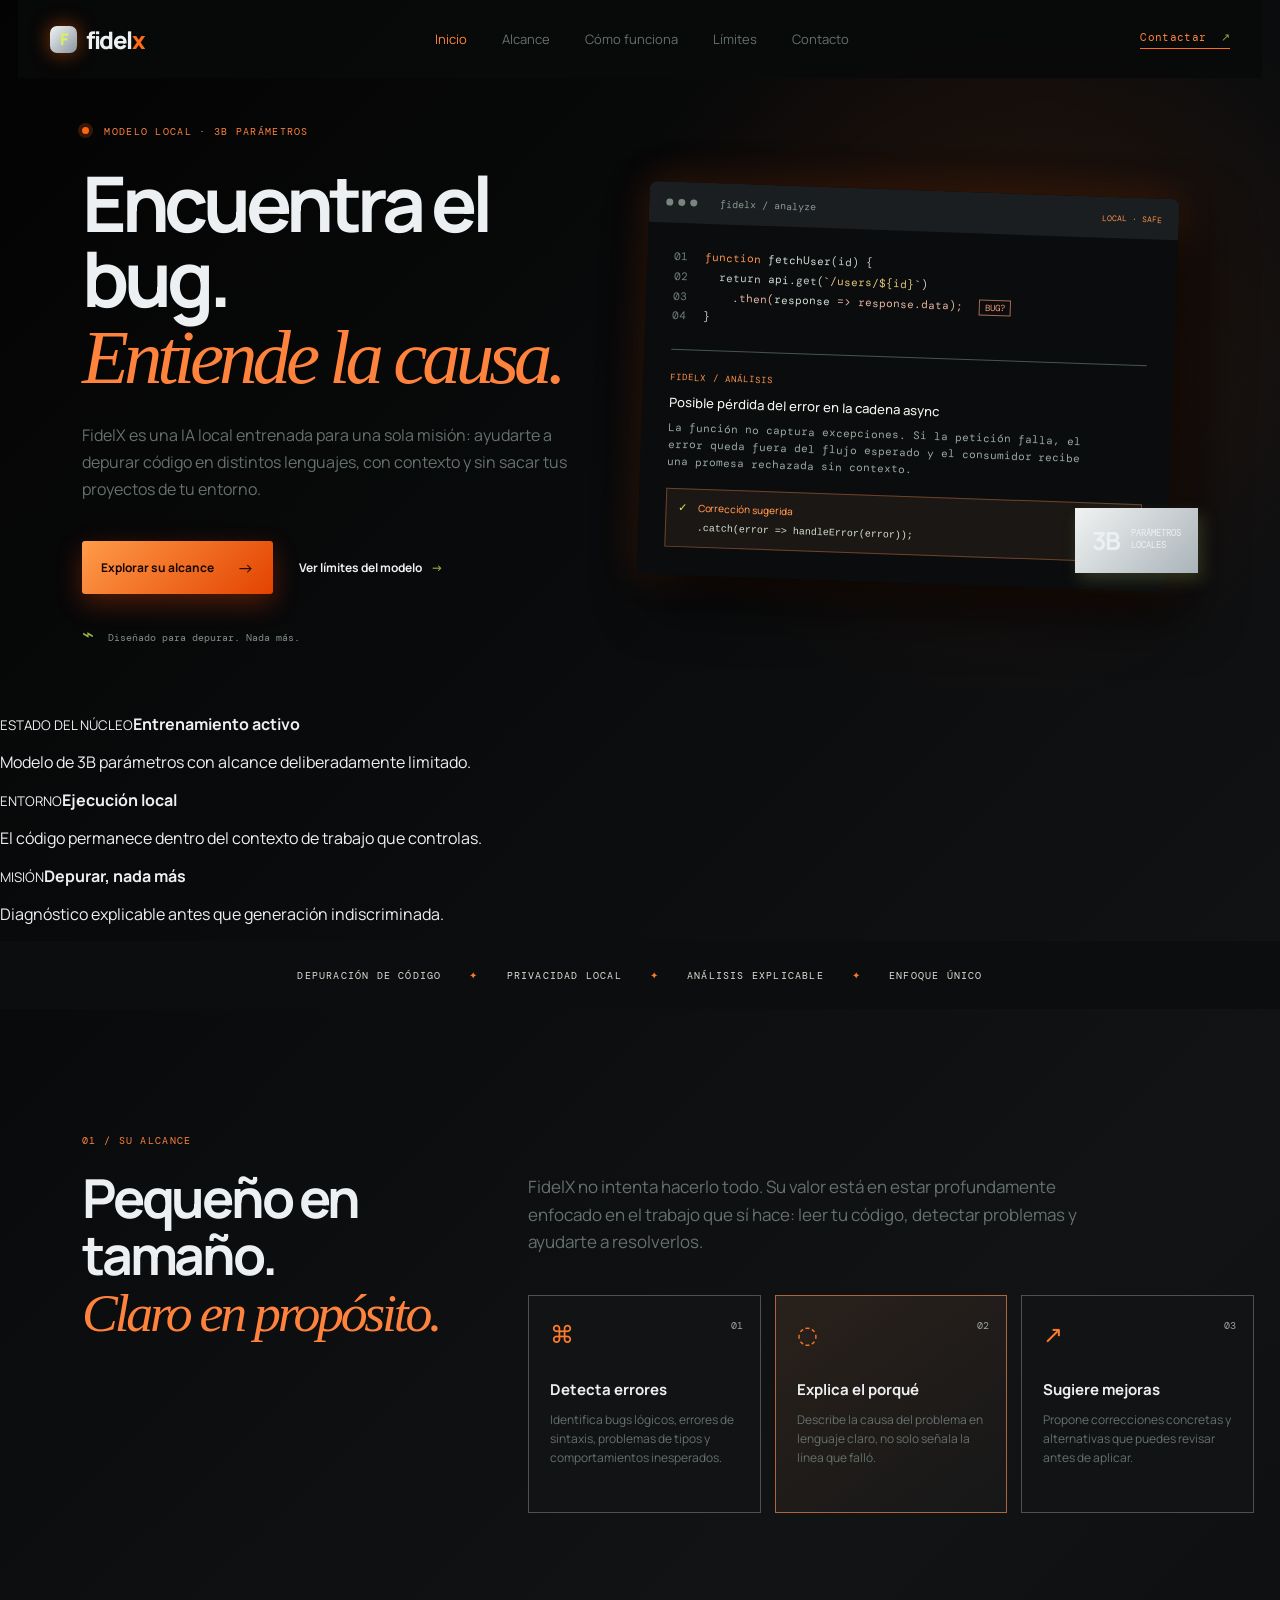
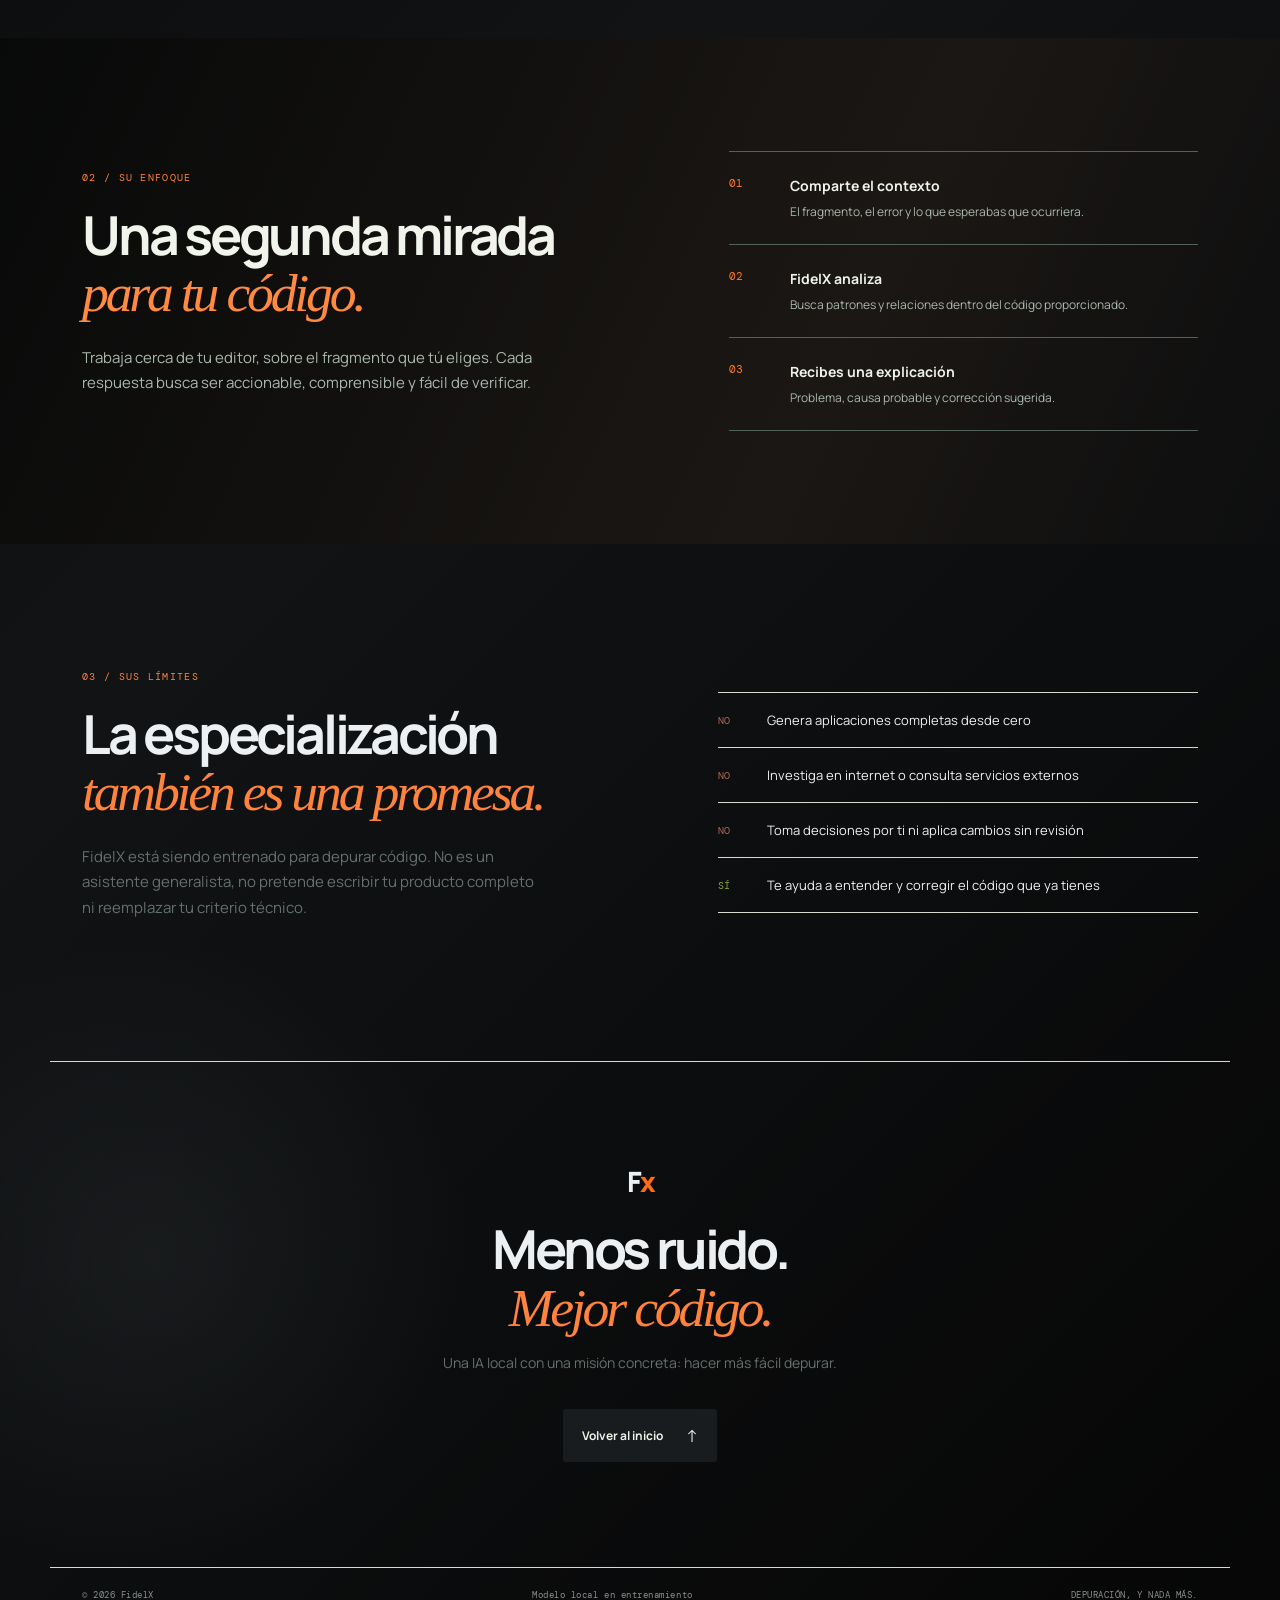
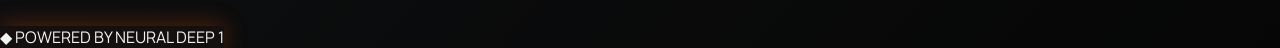
<file: webai/index.html>
<!doctype html>
<html lang="es">
  <head>
    <meta charset="UTF-8" />
    <meta name="viewport" content="width=device-width, initial-scale=1.0" />
    <meta name="description" content="FidelX: modelo local de IA de 3B especializado exclusivamente en depuración de código." />
    <title>FidelX — Depuración local, precisa y enfocada</title>
    <link rel="preconnect" href="https://fonts.googleapis.com" />
    <link rel="preconnect" href="https://fonts.gstatic.com" crossorigin />
    <link href="https://fonts.googleapis.com/css2?family=DM+Mono:wght@400;500&family=Manrope:wght@400;500;600;700;800&display=swap" rel="stylesheet" />
    <link rel="stylesheet" href="styles.css?v=neural-lava-1" />
    <link rel="stylesheet" href="lava.css?v=neural-lava-1" />
  </head>
  <body>
    <header class="site-header">
      <a class="brand" href="#inicio" aria-label="FidelX, inicio">
        <span class="brand-mark">F</span>
        <span>fidel<span>x</span></span>
      </a>
      <nav class="nav" aria-label="Navegación principal">
        <a class="active" href="index.html">Inicio</a>
        <a href="alcance.html">Alcance</a>
        <a href="proceso.html">Cómo funciona</a>
        <a href="limites.html">Límites</a>
        <a href="contacto.html">Contacto</a>
      </nav>
      <a class="header-cta" href="contacto.html">Contactar <span>↗</span></a>
    </header>

    <main id="inicio">
      <section class="hero section-shell">
        <div class="hero-copy">
          <div class="eyebrow"><span class="pulse"></span> Modelo local · 3B parámetros</div>
          <h1>Encuentra el bug.<br /><em>Entiende la causa.</em></h1>
          <p class="hero-text">FidelX es una IA local entrenada para una sola misión: ayudarte a depurar código en distintos lenguajes, con contexto y sin sacar tus proyectos de tu entorno.</p>
          <div class="hero-actions">
            <a class="button button-primary" href="alcance.html">Explorar su alcance <span>→</span></a>
            <a class="text-link" href="limites.html">Ver límites del modelo <span>→</span></a>
          </div>
          <div class="hero-note"><span>⌁</span> Diseñado para depurar. Nada más.</div>
        </div>
        <div class="hero-visual" aria-label="Vista de una sesión de depuración de FidelX">
          <div class="glow"></div>
          <div class="terminal-window">
            <div class="terminal-top"><div class="window-dots"><i></i><i></i><i></i></div><span>fidelx / analyze</span><span class="secure">LOCAL · SAFE</span></div>
            <div class="terminal-body">
              <div class="code-line muted"><span>01</span> <b>function</b> <strong>fetchUser</strong>(id) {</div>
              <div class="code-line"><span>02</span> &nbsp;&nbsp;return <strong>api</strong>.get(<mark>`/users/${id}`</mark>)</div>
              <div class="code-line issue"><span>03</span> &nbsp;&nbsp;&nbsp;&nbsp;.then(<strong>response</strong> =&gt; response.data); <span class="issue-tag">BUG?</span></div>
              <div class="code-line"><span>04</span> }</div>
              <div class="divider"></div>
              <div class="analysis-label">FIDELX / ANÁLISIS</div>
              <p class="analysis-title">Posible pérdida del error en la cadena async</p>
              <p class="analysis-copy">La función no captura excepciones. Si la petición falla, el error queda fuera del flujo esperado y el consumidor recibe una promesa rechazada sin contexto.</p>
              <div class="fix"><span class="fix-icon">✓</span><span><b>Corrección sugerida</b><br /><code>.catch(error =&gt; handleError(error));</code></span></div>
            </div>
          </div>
          <div class="floating-stat"><strong>3B</strong><span>parámetros<br />locales</span></div>
        </div>
      </section>

      <section class="system-panel" aria-label="Estado actual del modelo">
        <article><small>ESTADO DEL NÚCLEO</small><b>Entrenamiento <span>activo</span></b><p>Modelo de 3B parámetros con alcance deliberadamente limitado.</p></article>
        <article><small>ENTORNO</small><b>Ejecución <span>local</span></b><p>El código permanece dentro del contexto de trabajo que controlas.</p></article>
        <article><small>MISIÓN</small><b>Depurar, <span>nada más</span></b><p>Diagnóstico explicable antes que generación indiscriminada.</p></article>
      </section>
      <section class="ticker" aria-label="Características principales">
        <span>DEPURACIÓN DE CÓDIGO</span><i>✦</i><span>PRIVACIDAD LOCAL</span><i>✦</i><span>ANÁLISIS EXPLICABLE</span><i>✦</i><span>ENFOQUE ÚNICO</span>
      </section>

      <section class="scope section-shell" id="alcance">
        <div class="section-intro"><div class="eyebrow">01 / Su alcance</div><h2>Pequeño en tamaño.<br /><em>Claro en propósito.</em></h2></div>
        <div class="scope-content"><p class="lead">FidelX no intenta hacerlo todo. Su valor está en estar profundamente enfocado en el trabajo que sí hace: leer tu código, detectar problemas y ayudarte a resolverlos.</p><div class="feature-grid">
          <article class="feature-card"><div class="card-icon">⌘</div><h3>Detecta errores</h3><p>Identifica bugs lógicos, errores de sintaxis, problemas de tipos y comportamientos inesperados.</p><span class="card-index">01</span></article>
          <article class="feature-card featured"><div class="card-icon">◌</div><h3>Explica el porqué</h3><p>Describe la causa del problema en lenguaje claro, no solo señala la línea que falló.</p><span class="card-index">02</span></article>
          <article class="feature-card"><div class="card-icon">↗</div><h3>Sugiere mejoras</h3><p>Propone correcciones concretas y alternativas que puedes revisar antes de aplicar.</p><span class="card-index">03</span></article>
        </div></div>
      </section>

      <section class="flow-section" id="flujo">
        <div class="section-shell flow-grid"><div><div class="eyebrow light">02 / Su enfoque</div><h2>Una segunda mirada<br /><em>para tu código.</em></h2><p>Trabaja cerca de tu editor, sobre el fragmento que tú eliges. Cada respuesta busca ser accionable, comprensible y fácil de verificar.</p></div><div class="steps"><div class="step"><span>01</span><div><h3>Comparte el contexto</h3><p>El fragmento, el error y lo que esperabas que ocurriera.</p></div></div><div class="step"><span>02</span><div><h3>FidelX analiza</h3><p>Busca patrones y relaciones dentro del código proporcionado.</p></div></div><div class="step"><span>03</span><div><h3>Recibes una explicación</h3><p>Problema, causa probable y corrección sugerida.</p></div></div></div></div>
      </section>

      <section class="limits section-shell" id="limites"><div class="limits-copy"><div class="eyebrow">03 / Sus límites</div><h2>La especialización<br /><em>también es una promesa.</em></h2><p>FidelX está siendo entrenado para depurar código. No es un asistente generalista, no pretende escribir tu producto completo ni reemplazar tu criterio técnico.</p></div><div class="limits-list"><div><span>NO</span><p>Genera aplicaciones completas desde cero</p></div><div><span>NO</span><p>Investiga en internet o consulta servicios externos</p></div><div><span>NO</span><p>Toma decisiones por ti ni aplica cambios sin revisión</p></div><div class="yes"><span>SÍ</span><p>Te ayuda a entender y corregir el código que ya tienes</p></div></div></section>

      <section class="closing section-shell"><div class="closing-mark">F<span>x</span></div><h2>Menos ruido.<br /><em>Mejor código.</em></h2><p>Una IA local con una misión concreta: hacer más fácil depurar.</p><a class="button button-dark" href="#inicio">Volver al inicio <span>↑</span></a></section>
    </main>
    <footer class="footer section-shell"><span>© 2026 FidelX</span><span>Modelo local en entrenamiento</span><span>DEPURACIÓN, Y NADA MÁS.</span></footer>
    <script src="script.js"></script>
  </body>
</html>
</file>
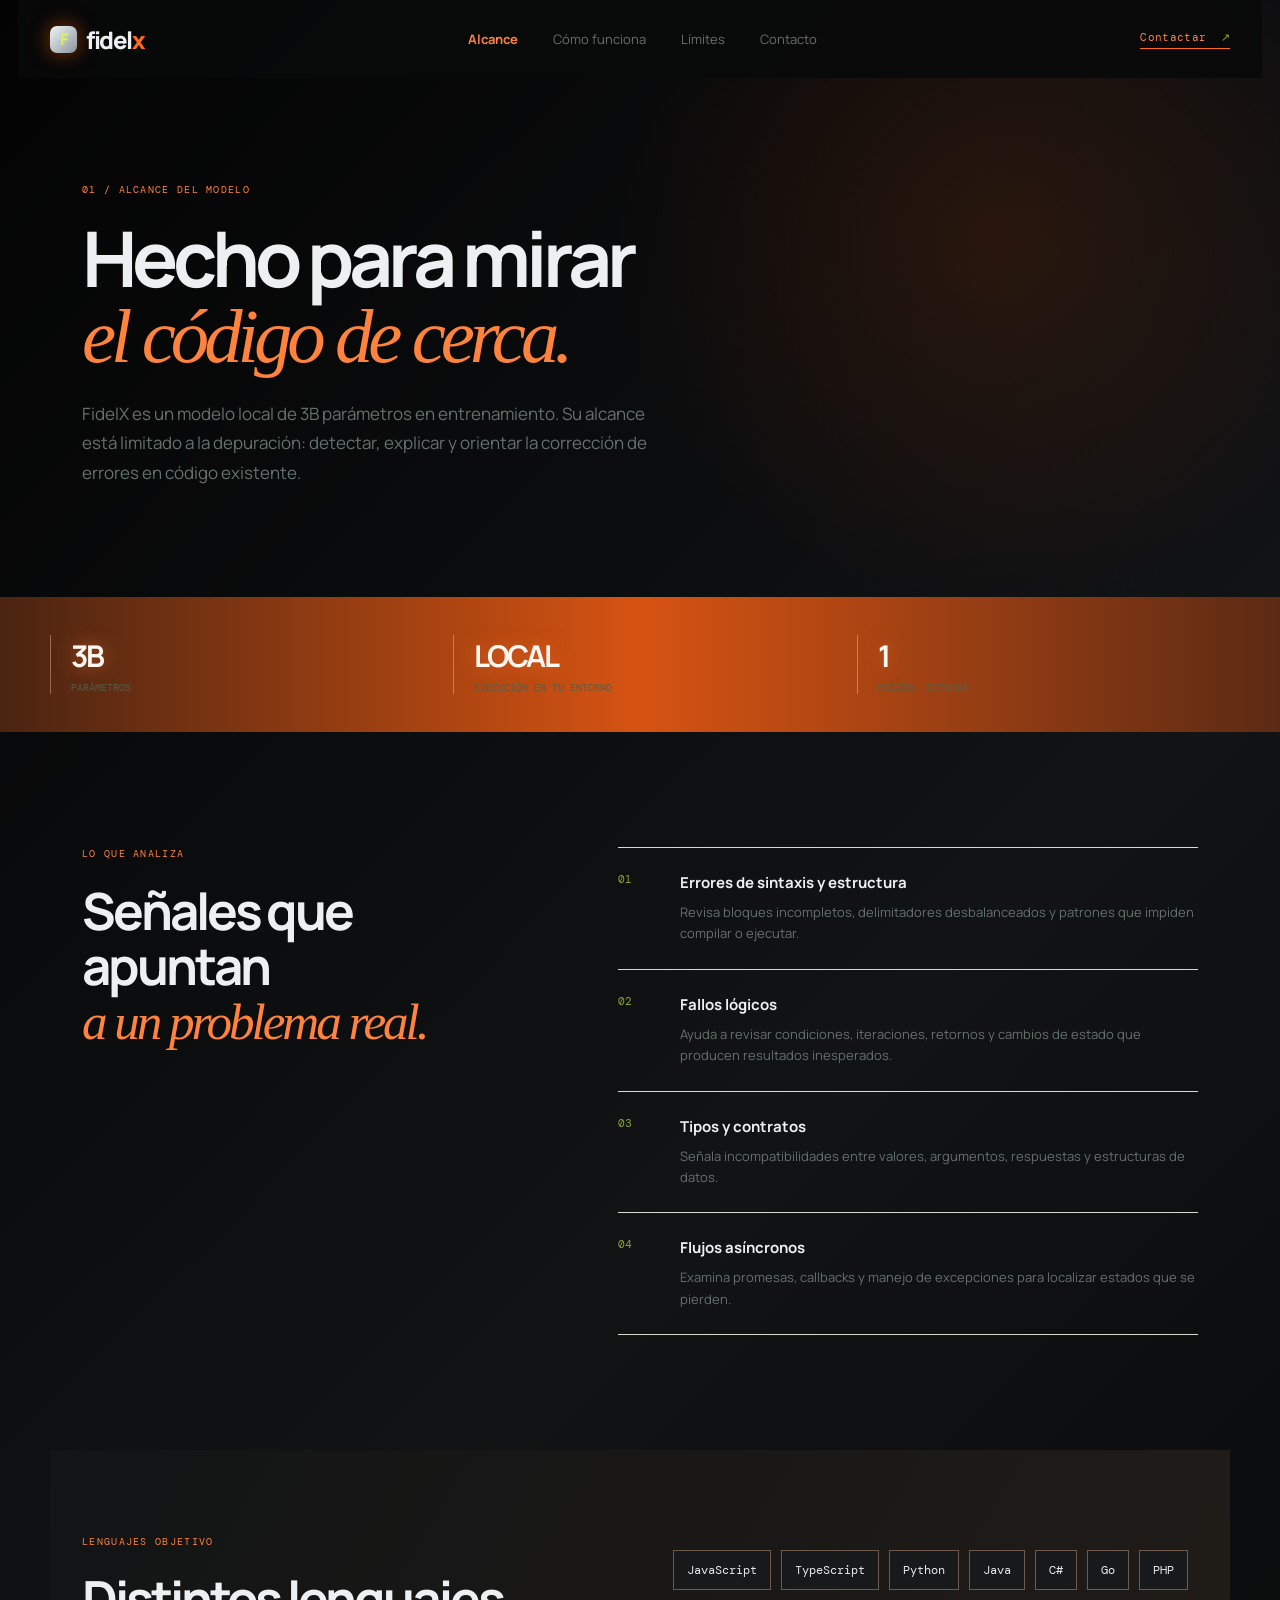
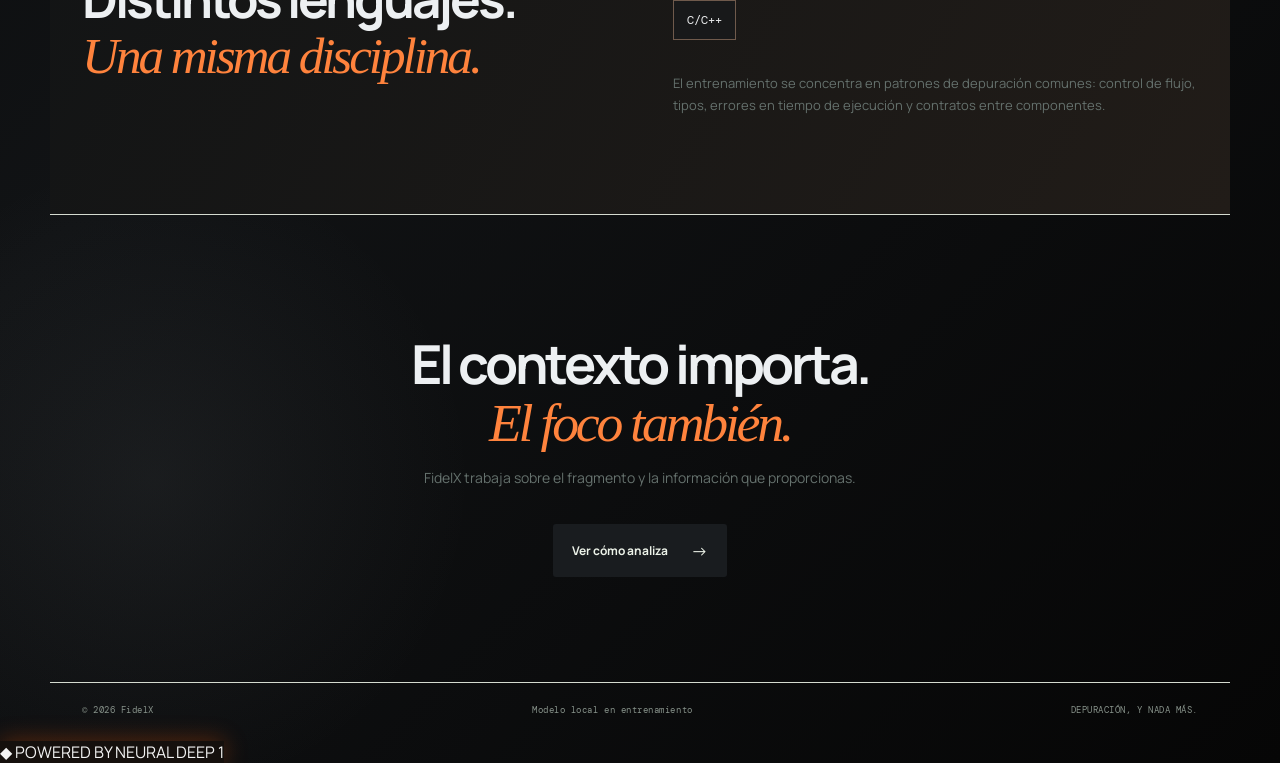
<file: webai/alcance.html>
<!doctype html>
<html lang="es">
  <head>
    <meta charset="UTF-8" />
    <meta name="viewport" content="width=device-width, initial-scale=1" />
    <title>Alcance — FidelX</title>
    <link rel="preconnect" href="https://fonts.googleapis.com" />
    <link rel="preconnect" href="https://fonts.gstatic.com" crossorigin />
    <link href="https://fonts.googleapis.com/css2?family=DM+Mono:wght@400;500&family=Manrope:wght@400;500;600;700;800&display=swap" rel="stylesheet" />
    <link rel="stylesheet" href="styles.css" />
    <link rel="stylesheet" href="site.css" />
    <link rel="stylesheet" href="lava.css?v=neural-lava-1" />
  </head>
  <body>
    <header class="site-header">
      <a class="brand" href="index.html"><span class="brand-mark">F</span><span>fidel<span>x</span></span></a>
      <nav class="nav"><a class="active" href="alcance.html">Alcance</a><a href="proceso.html">Cómo funciona</a><a href="limites.html">Límites</a><a href="contacto.html">Contacto</a></nav>
      <a class="header-cta" href="contacto.html">Contactar <span>↗</span></a>
    </header>
    <main>
      <section class="page-hero section-shell">
        <div class="eyebrow">01 / Alcance del modelo</div>
        <h1>Hecho para mirar<br /><em>el código de cerca.</em></h1>
        <p>FidelX es un modelo local de 3B parámetros en entrenamiento. Su alcance está limitado a la depuración: detectar, explicar y orientar la corrección de errores en código existente.</p>
      </section>
      <section class="detail-band"><div class="section-shell stat-row"><div><strong>3B</strong><span>parámetros</span></div><div><strong>LOCAL</strong><span>ejecución en tu entorno</span></div><div><strong>1</strong><span>misión: depurar</span></div></div></section>
      <section class="detail-section section-shell">
        <div><div class="eyebrow">Lo que analiza</div><h2>Señales que apuntan<br /><em>a un problema real.</em></h2></div>
        <div class="capability-list">
          <article><span>01</span><div><h3>Errores de sintaxis y estructura</h3><p>Revisa bloques incompletos, delimitadores desbalanceados y patrones que impiden compilar o ejecutar.</p></div></article>
          <article><span>02</span><div><h3>Fallos lógicos</h3><p>Ayuda a revisar condiciones, iteraciones, retornos y cambios de estado que producen resultados inesperados.</p></div></article>
          <article><span>03</span><div><h3>Tipos y contratos</h3><p>Señala incompatibilidades entre valores, argumentos, respuestas y estructuras de datos.</p></div></article>
          <article><span>04</span><div><h3>Flujos asíncronos</h3><p>Examina promesas, callbacks y manejo de excepciones para localizar estados que se pierden.</p></div></article>
        </div>
      </section>
      <section class="languages section-shell"><div><div class="eyebrow">Lenguajes objetivo</div><h2>Distintos lenguajes.<br /><em>Una misma disciplina.</em></h2></div><div class="language-tags"><span>JavaScript</span><span>TypeScript</span><span>Python</span><span>Java</span><span>C#</span><span>Go</span><span>PHP</span><span>C/C++</span><p>El entrenamiento se concentra en patrones de depuración comunes: control de flujo, tipos, errores en tiempo de ejecución y contratos entre componentes.</p></div></section>
      <section class="closing section-shell"><h2>El contexto importa.<br /><em>El foco también.</em></h2><p>FidelX trabaja sobre el fragmento y la información que proporcionas.</p><a class="button button-dark" href="proceso.html">Ver cómo analiza <span>→</span></a></section>
    </main>
    <footer class="footer section-shell"><span>© 2026 FidelX</span><span>Modelo local en entrenamiento</span><span>DEPURACIÓN, Y NADA MÁS.</span></footer>
    <script src="script.js"></script>
  </body>
</html>
</file>
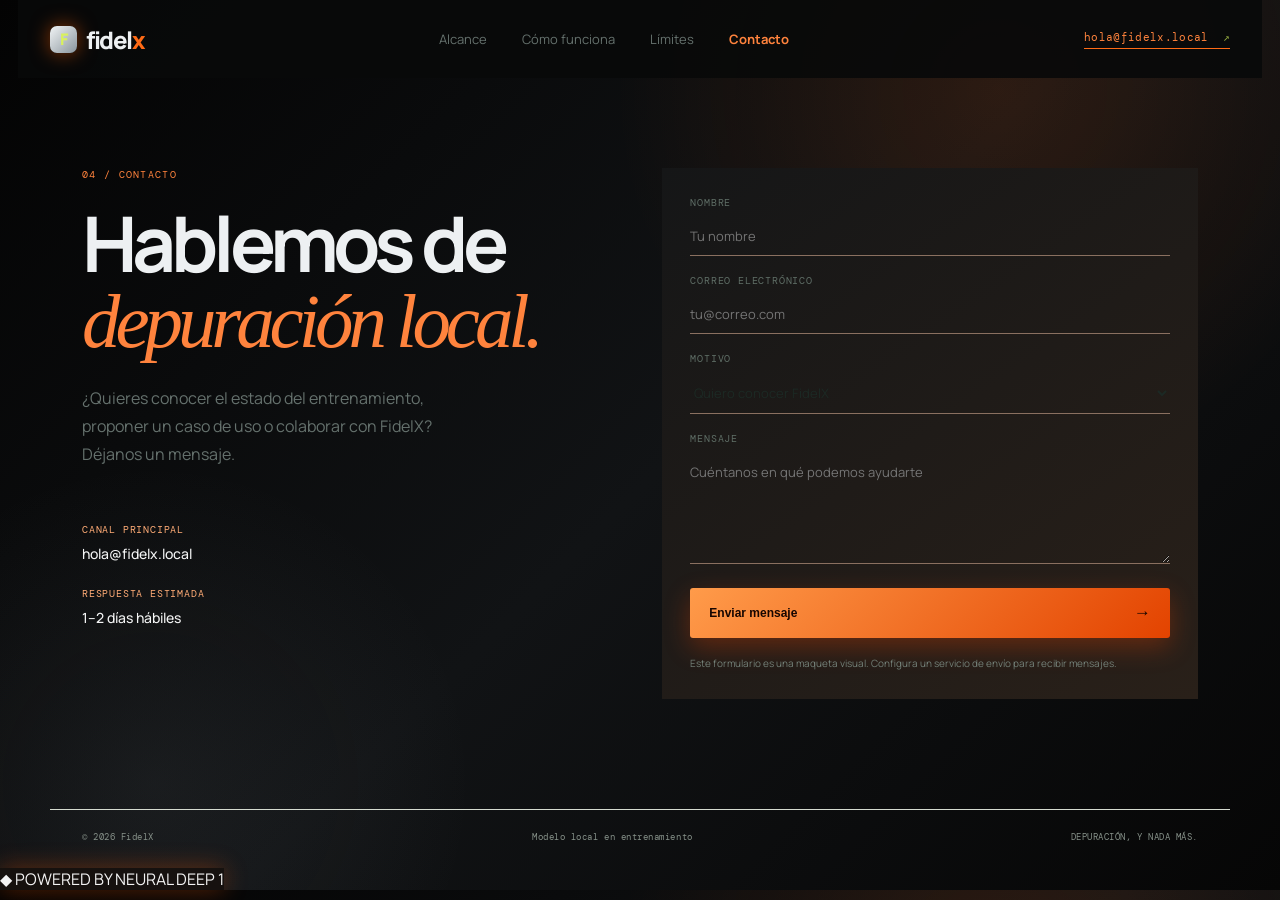
<file: webai/contacto.html>
<!doctype html>
<html lang="es">
  <head>
    <meta charset="UTF-8" />
    <meta name="viewport" content="width=device-width, initial-scale=1" />
    <title>Contacto — FidelX</title>
    <link rel="preconnect" href="https://fonts.googleapis.com" />
    <link rel="preconnect" href="https://fonts.gstatic.com" crossorigin />
    <link href="https://fonts.googleapis.com/css2?family=DM+Mono:wght@400;500&family=Manrope:wght@400;500;600;700;800&display=swap" rel="stylesheet" />
    <link rel="stylesheet" href="styles.css" />
    <link rel="stylesheet" href="site.css" />
    <link rel="stylesheet" href="lava.css?v=neural-lava-1" />
  </head>
  <body>
    <header class="site-header">
      <a class="brand" href="index.html"><span class="brand-mark">F</span><span>fidel<span>x</span></span></a>
      <nav class="nav"><a href="alcance.html">Alcance</a><a href="proceso.html">Cómo funciona</a><a href="limites.html">Límites</a><a class="active" href="contacto.html">Contacto</a></nav>
      <a class="header-cta" href="mailto:hola@fidelx.local">hola@fidelx.local <span>↗</span></a>
    </header>
    <main>
      <section class="contact-wrap section-shell">
        <div class="contact-copy">
          <div class="eyebrow">04 / Contacto</div>
          <h1>Hablemos de<br /><em>depuración local.</em></h1>
          <p>¿Quieres conocer el estado del entrenamiento, proponer un caso de uso o colaborar con FidelX? Déjanos un mensaje.</p>
          <div class="contact-meta"><span>CANAL PRINCIPAL</span><a href="mailto:hola@fidelx.local">hola@fidelx.local</a><span>RESPUESTA ESTIMADA</span><b>1–2 días hábiles</b></div>
        </div>
        <form class="contact-form" action="#" method="post">
          <label>Nombre<input type="text" name="nombre" placeholder="Tu nombre" required /></label>
          <label>Correo electrónico<input type="email" name="correo" placeholder="tu@correo.com" required /></label>
          <label>Motivo<select name="motivo"><option>Quiero conocer FidelX</option><option>Quiero proponer un caso de uso</option><option>Quiero colaborar</option><option>Otro</option></select></label>
          <label>Mensaje<textarea name="mensaje" rows="5" placeholder="Cuéntanos en qué podemos ayudarte" required></textarea></label>
          <button class="button button-primary" type="submit">Enviar mensaje <span>→</span></button>
          <p class="form-note">Este formulario es una maqueta visual. Configura un servicio de envío para recibir mensajes.</p>
        </form>
      </section>
    </main>
    <footer class="footer section-shell"><span>© 2026 FidelX</span><span>Modelo local en entrenamiento</span><span>DEPURACIÓN, Y NADA MÁS.</span></footer>
    <script src="script.js"></script>
  </body>
</html>
</file>
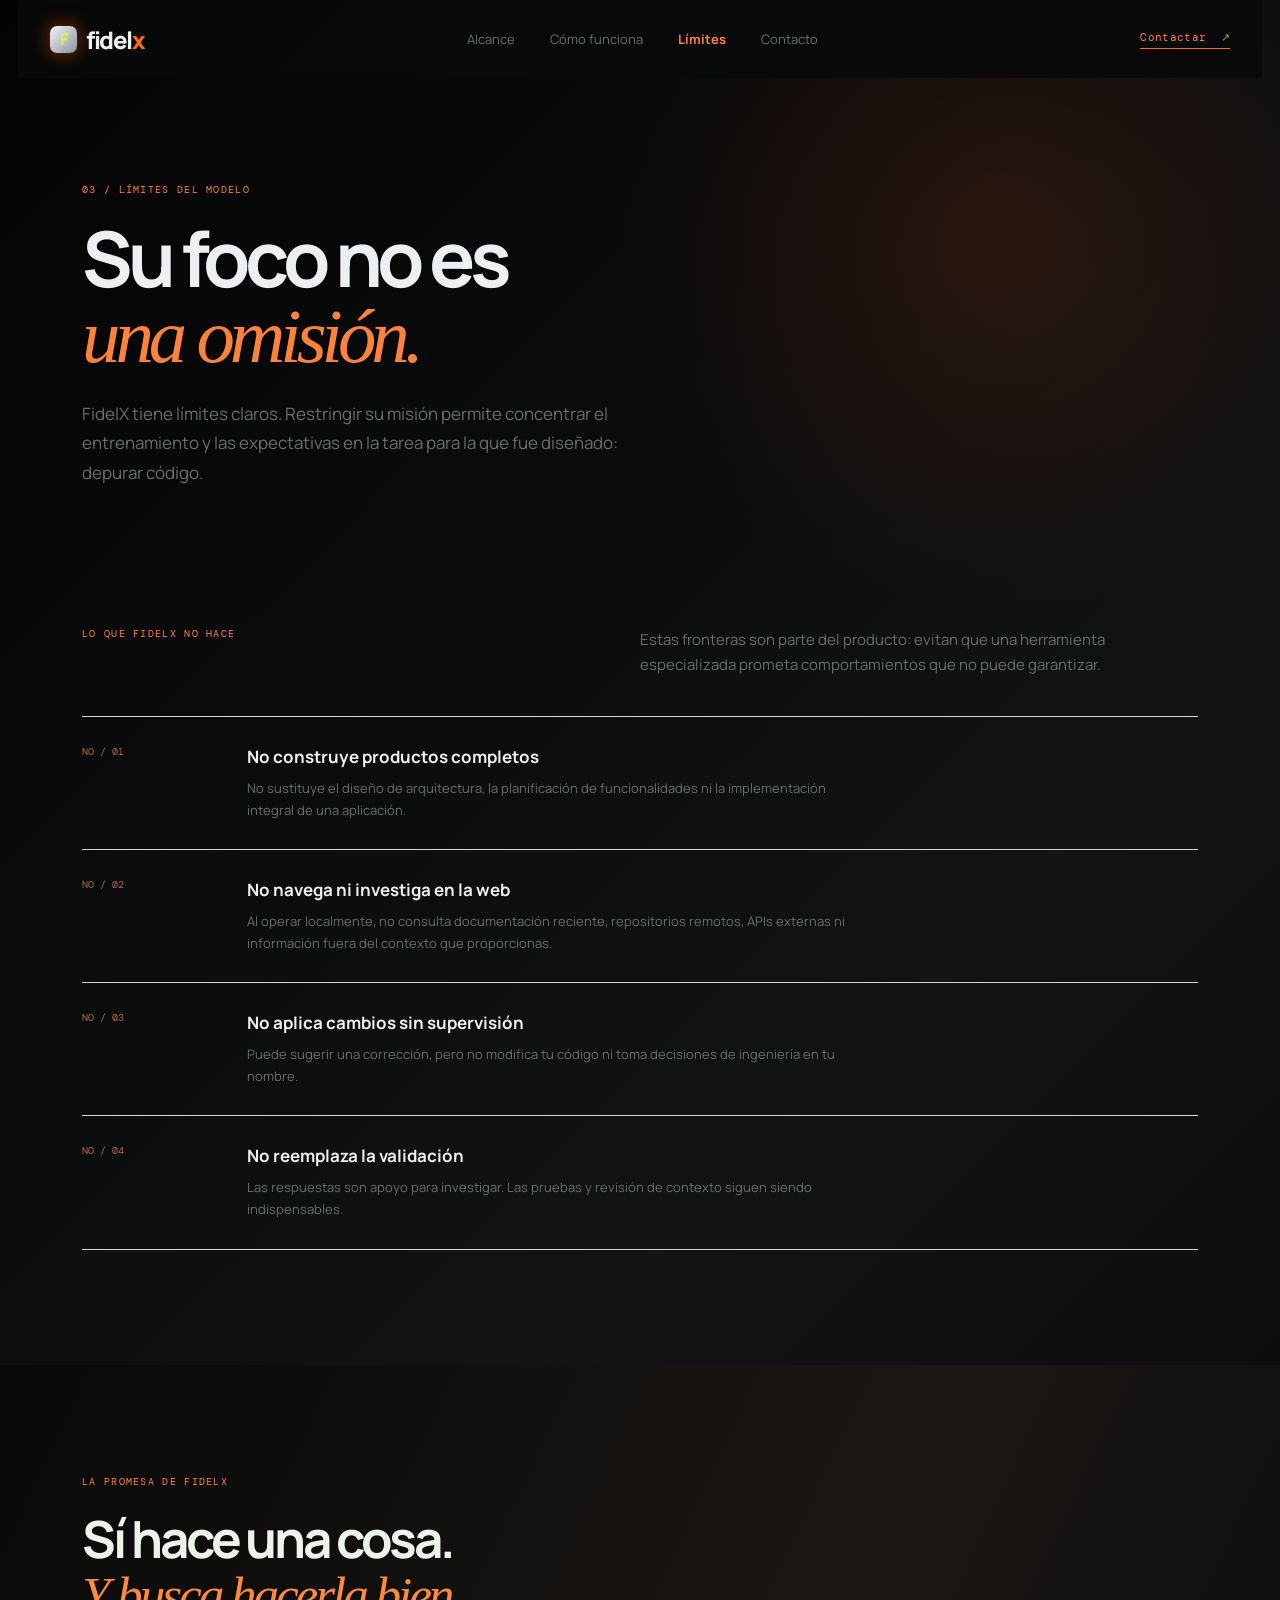
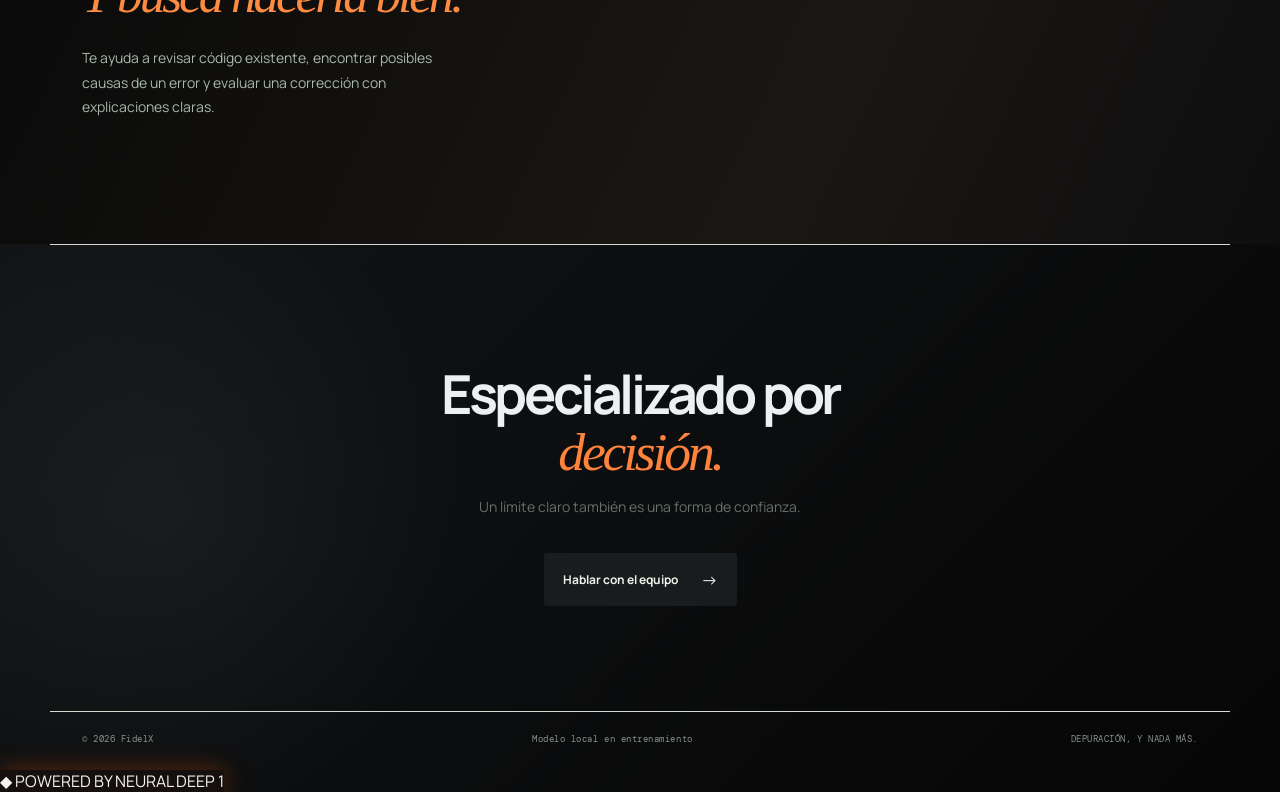
<file: webai/limites.html>
<!doctype html>
<html lang="es">
  <head><meta charset="UTF-8" /><meta name="viewport" content="width=device-width, initial-scale=1" /><title>Límites — FidelX</title><link rel="preconnect" href="https://fonts.googleapis.com" /><link rel="preconnect" href="https://fonts.gstatic.com" crossorigin /><link href="https://fonts.googleapis.com/css2?family=DM+Mono:wght@400;500&family=Manrope:wght@400;500;600;700;800&display=swap" rel="stylesheet" /><link rel="stylesheet" href="styles.css" /><link rel="stylesheet" href="site.css" /><link rel="stylesheet" href="lava.css?v=neural-lava-1" /></head>
  <body>
    <header class="site-header"><a class="brand" href="index.html"><span class="brand-mark">F</span><span>fidel<span>x</span></span></a><nav class="nav"><a href="alcance.html">Alcance</a><a href="proceso.html">Cómo funciona</a><a class="active" href="limites.html">Límites</a><a href="contacto.html">Contacto</a></nav><a class="header-cta" href="contacto.html">Contactar <span>↗</span></a></header>
    <main>
      <section class="page-hero section-shell"><div class="eyebrow">03 / Límites del modelo</div><h1>Su foco no es<br /><em>una omisión.</em></h1><p>FidelX tiene límites claros. Restringir su misión permite concentrar el entrenamiento y las expectativas en la tarea para la que fue diseñado: depurar código.</p></section>
      <section class="limits-detail section-shell"><div class="limits-detail-head"><div class="eyebrow">Lo que FidelX no hace</div><p>Estas fronteras son parte del producto: evitan que una herramienta especializada prometa comportamientos que no puede garantizar.</p></div><div class="limit-rows"><article><span>NO / 01</span><div><h3>No construye productos completos</h3><p>No sustituye el diseño de arquitectura, la planificación de funcionalidades ni la implementación integral de una aplicación.</p></div></article><article><span>NO / 02</span><div><h3>No navega ni investiga en la web</h3><p>Al operar localmente, no consulta documentación reciente, repositorios remotos, APIs externas ni información fuera del contexto que proporcionas.</p></div></article><article><span>NO / 03</span><div><h3>No aplica cambios sin supervisión</h3><p>Puede sugerir una corrección, pero no modifica tu código ni toma decisiones de ingeniería en tu nombre.</p></div></article><article><span>NO / 04</span><div><h3>No reemplaza la validación</h3><p>Las respuestas son apoyo para investigar. Las pruebas y revisión de contexto siguen siendo indispensables.</p></div></article></div></section>
      <section class="promise"><div class="section-shell"><div class="eyebrow light">La promesa de FidelX</div><h2>Sí hace una cosa.<br /><em>Y busca hacerla bien.</em></h2><p>Te ayuda a revisar código existente, encontrar posibles causas de un error y evaluar una corrección con explicaciones claras.</p></div></section>
      <section class="closing section-shell"><h2>Especializado por<br /><em>decisión.</em></h2><p>Un límite claro también es una forma de confianza.</p><a class="button button-dark" href="contacto.html">Hablar con el equipo <span>→</span></a></section>
    </main>
    <footer class="footer section-shell"><span>© 2026 FidelX</span><span>Modelo local en entrenamiento</span><span>DEPURACIÓN, Y NADA MÁS.</span></footer>
    <script src="script.js"></script>
  </body>
</html>
</file>
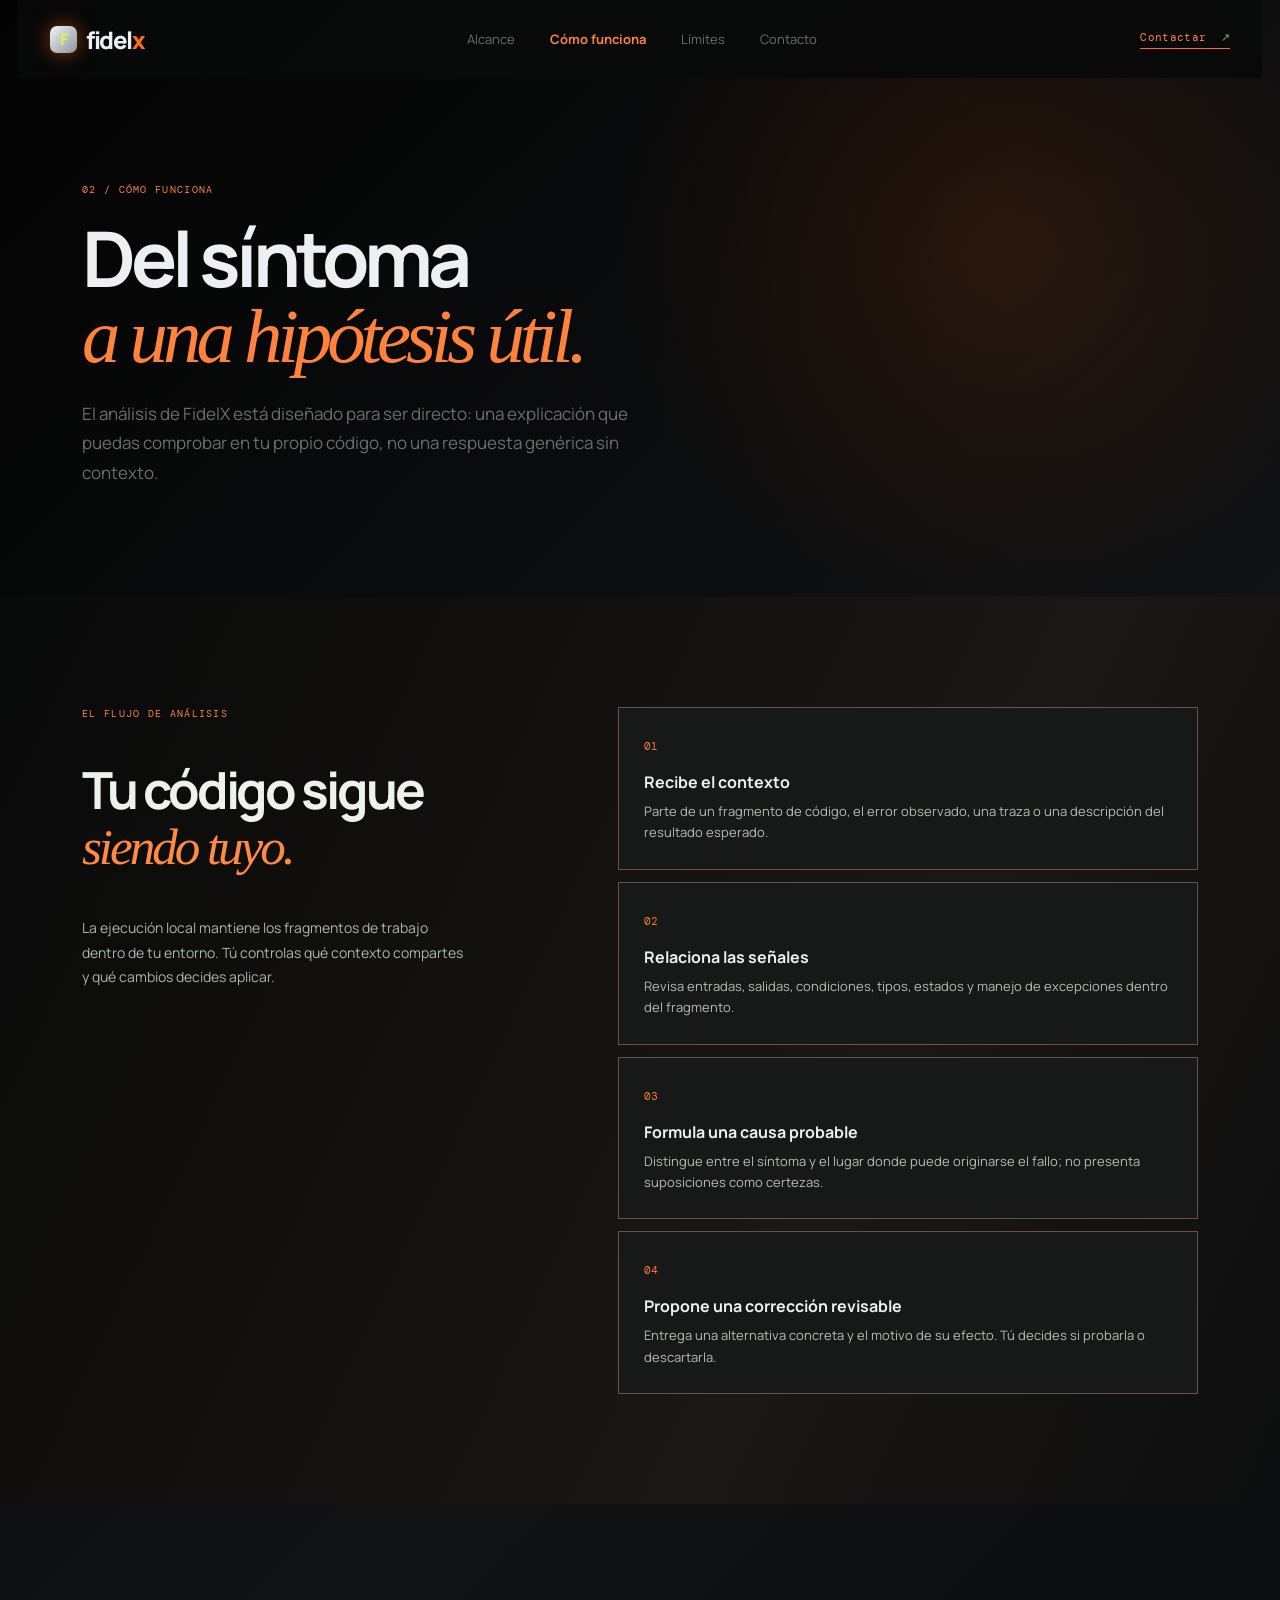
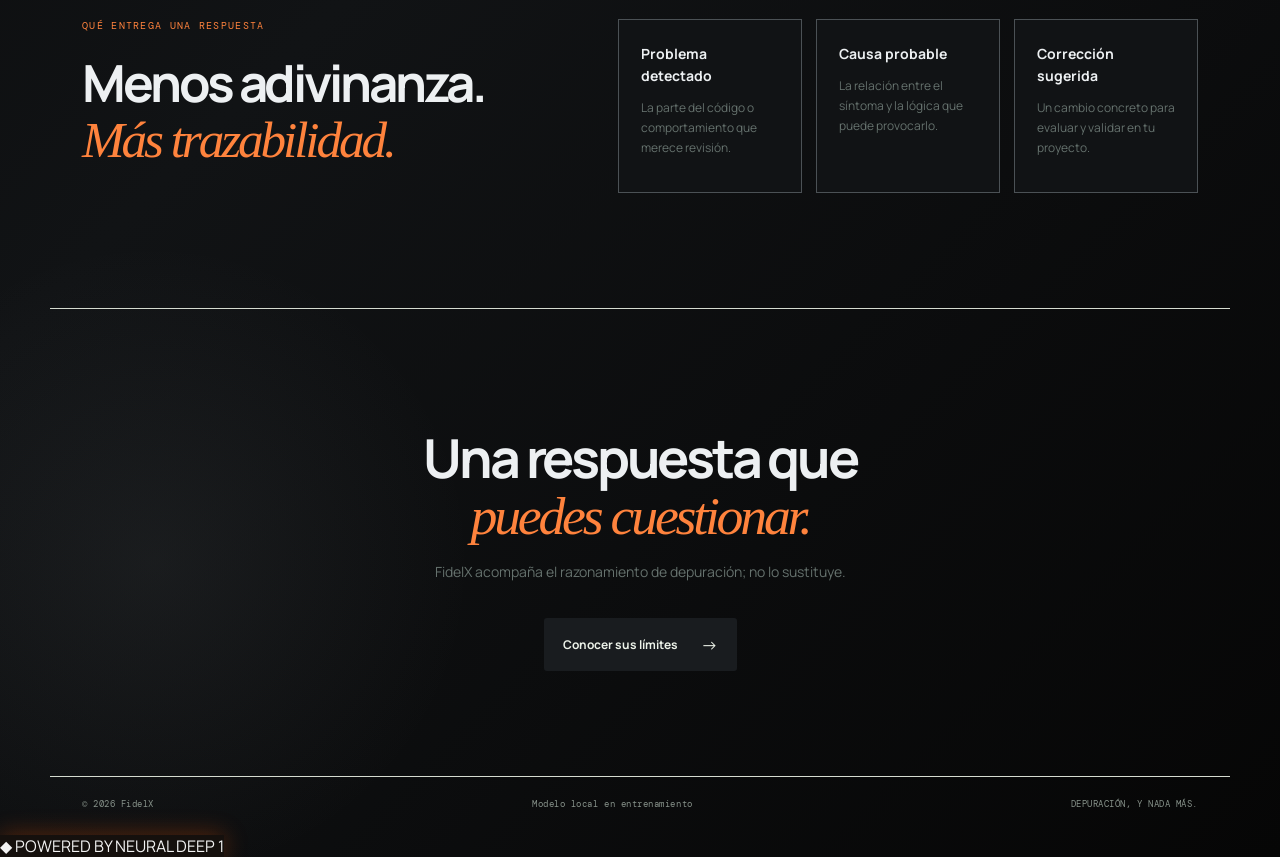
<file: webai/proceso.html>
<!doctype html>
<html lang="es">
  <head>
    <meta charset="UTF-8" />
    <meta name="viewport" content="width=device-width, initial-scale=1" />
    <title>Cómo funciona — FidelX</title>
    <link rel="preconnect" href="https://fonts.googleapis.com" />
    <link rel="preconnect" href="https://fonts.gstatic.com" crossorigin />
    <link href="https://fonts.googleapis.com/css2?family=DM+Mono:wght@400;500&family=Manrope:wght@400;500;600;700;800&display=swap" rel="stylesheet" />
    <link rel="stylesheet" href="styles.css" />
    <link rel="stylesheet" href="site.css" />
    <link rel="stylesheet" href="lava.css?v=neural-lava-1" />
  </head>
  <body>
    <header class="site-header"><a class="brand" href="index.html"><span class="brand-mark">F</span><span>fidel<span>x</span></span></a><nav class="nav"><a href="alcance.html">Alcance</a><a class="active" href="proceso.html">Cómo funciona</a><a href="limites.html">Límites</a><a href="contacto.html">Contacto</a></nav><a class="header-cta" href="contacto.html">Contactar <span>↗</span></a></header>
    <main>
      <section class="page-hero section-shell"><div class="eyebrow">02 / Cómo funciona</div><h1>Del síntoma<br /><em>a una hipótesis útil.</em></h1><p>El análisis de FidelX está diseñado para ser directo: una explicación que puedas comprobar en tu propio código, no una respuesta genérica sin contexto.</p></section>
      <section class="process-dark"><div class="section-shell process-layout"><div class="process-sticky"><div class="eyebrow light">El flujo de análisis</div><h2>Tu código sigue<br /><em>siendo tuyo.</em></h2><p>La ejecución local mantiene los fragmentos de trabajo dentro de tu entorno. Tú controlas qué contexto compartes y qué cambios decides aplicar.</p></div><div class="process-cards"><article><span>01</span><h3>Recibe el contexto</h3><p>Parte de un fragmento de código, el error observado, una traza o una descripción del resultado esperado.</p></article><article><span>02</span><h3>Relaciona las señales</h3><p>Revisa entradas, salidas, condiciones, tipos, estados y manejo de excepciones dentro del fragmento.</p></article><article><span>03</span><h3>Formula una causa probable</h3><p>Distingue entre el síntoma y el lugar donde puede originarse el fallo; no presenta suposiciones como certezas.</p></article><article><span>04</span><h3>Propone una corrección revisable</h3><p>Entrega una alternativa concreta y el motivo de su efecto. Tú decides si probarla o descartarla.</p></article></div></div></section>
      <section class="detail-section section-shell"><div><div class="eyebrow">Qué entrega una respuesta</div><h2>Menos adivinanza.<br /><em>Más trazabilidad.</em></h2></div><div class="response-grid"><article><b>Problema detectado</b><p>La parte del código o comportamiento que merece revisión.</p></article><article><b>Causa probable</b><p>La relación entre el síntoma y la lógica que puede provocarlo.</p></article><article><b>Corrección sugerida</b><p>Un cambio concreto para evaluar y validar en tu proyecto.</p></article></div></section>
      <section class="closing section-shell"><h2>Una respuesta que<br /><em>puedes cuestionar.</em></h2><p>FidelX acompaña el razonamiento de depuración; no lo sustituye.</p><a class="button button-dark" href="limites.html">Conocer sus límites <span>→</span></a></section>
    </main>
    <footer class="footer section-shell"><span>© 2026 FidelX</span><span>Modelo local en entrenamiento</span><span>DEPURACIÓN, Y NADA MÁS.</span></footer>
    <script src="script.js"></script>
  </body>
</html>
</file>
<file: webai/styles.css>
:root{--ink:#18221f;--muted:#65716d;--paper:#f2f4ed;--lime:#d9f15b;--line:#d5dbd0;--dark:#1c2924;--mono:'DM Mono',monospace}*{box-sizing:border-box}html{scroll-behavior:smooth}body{margin:0;background:var(--paper);color:var(--ink);font-family:'Manrope',sans-serif}a{color:inherit;text-decoration:none}.section-shell{max-width:1180px;margin:auto;padding-left:32px;padding-right:32px}.site-header{height:78px;display:flex;align-items:center;justify-content:space-between;max-width:1244px;margin:auto;padding:0 32px}.brand{font-weight:800;font-size:24px;letter-spacing:-1.5px;display:flex;align-items:center;gap:9px}.brand>span:last-child span,.closing-mark span{color:#91a936}.brand-mark{display:grid;place-items:center;width:27px;height:27px;background:var(--ink);color:var(--lime);font-size:16px;border-radius:7px;letter-spacing:0}.nav{display:flex;gap:35px;font-size:13px;color:#65716d}.nav a:hover,.text-link:hover{color:#80982c}.header-cta{font-family:var(--mono);font-size:11px;letter-spacing:.03em;border-bottom:1px solid var(--ink);padding-bottom:4px}.header-cta span,.text-link span{color:#93a940;margin-left:7px}.hero{min-height:610px;display:grid;grid-template-columns:48% 52%;align-items:center;padding-top:47px;padding-bottom:66px}.eyebrow{font-family:var(--mono);text-transform:uppercase;letter-spacing:.13em;font-size:10px;color:#718079}.pulse{display:inline-block;width:7px;height:7px;border-radius:50%;background:#a9c849;margin:0 8px 1px 0;box-shadow:0 0 0 4px #e3ebc8}.hero h1{font-size:clamp(47px,6vw,78px);line-height:.98;letter-spacing:-.065em;margin:27px 0 27px;font-weight:700}.hero h1 em,h2 em{font-family:Georgia,serif;font-weight:400;color:#7e9e28}.hero-text{font-size:16px;line-height:1.7;color:var(--muted);max-width:490px}.hero-actions{display:flex;align-items:center;gap:26px;margin:38px 0 27px}.button{display:inline-flex;align-items:center;gap:23px;padding:15px 19px;font-size:12px;font-weight:700;border-radius:3px}.button span{font-size:17px;font-weight:400}.button-primary{background:var(--lime)}.button-primary:hover{background:#c8e047}.text-link{font-size:12px;font-weight:700}.hero-note{font-family:var(--mono);font-size:10px;color:#82908a}.hero-note span{font-size:20px;color:#9bb83f;margin-right:8px}.hero-visual{height:455px;position:relative;display:grid;place-items:center}.glow{position:absolute;width:370px;height:370px;border-radius:50%;background:#e5ecc5;filter:blur(2px)}.terminal-window{position:relative;width:min(100%,530px);background:#25332d;box-shadow:20px 25px 50px #aeb7a44d;border-radius:8px;overflow:hidden;transform:rotate(2deg);z-index:1}.terminal-top{height:41px;background:#32423a;color:#899890;font:10px var(--mono);display:flex;align-items:center;padding:0 17px;gap:11px}.window-dots{display:flex;gap:5px;margin-right:12px}.window-dots i{width:7px;height:7px;background:#78877e;border-radius:50%}.secure{margin-left:auto;color:#b4c76b;font-size:8px}.terminal-body{padding:24px 27px 28px;font:11px/1.8 var(--mono);color:#c2d0c5}.code-line span:first-child{color:#718178;display:inline-block;width:24px}.code-line b{color:#b8d663;font-weight:400}.code-line strong{color:#d3e1d6;font-weight:400}.code-line mark{background:none;color:#e2c67c}.issue{color:#e5b7a2}.issue-tag{color:#ee9c78!important;font-size:9px;border:1px solid #a86953;padding:1px 5px;margin-left:9px}.divider{height:1px;background:#45564d;margin:23px 0 19px}.analysis-label{font-size:9px;letter-spacing:.12em;color:#b5cc62}.analysis-title{font:500 13px 'Manrope';color:#eff5ed;margin:8px 0}.analysis-copy{color:#98aba0;line-height:1.55;max-width:415px;margin:0 0 17px}.fix{display:flex;gap:11px;background:#304238;border:1px solid #49604d;padding:9px 11px;color:#c4d1c4}.fix-icon{color:#d9f15b}.fix b{font:500 10px 'Manrope';color:#d9f15b}.fix code{font-size:10px;color:#d4e0cf}.floating-stat{position:absolute;right:0;bottom:41px;background:var(--lime);padding:15px 17px;display:flex;gap:12px;align-items:center;z-index:2;box-shadow:4px 7px 15px #77854b55}.floating-stat strong{font-size:25px;letter-spacing:-2px}.floating-stat span{font:9px/1.3 var(--mono);text-transform:uppercase}.ticker{background:var(--dark);color:#d7e2d4;min-height:68px;display:flex;align-items:center;justify-content:center;gap:28px;font:10px var(--mono);letter-spacing:.12em}.ticker i{color:var(--lime);font-style:normal}.scope{padding-top:125px;padding-bottom:125px;display:grid;grid-template-columns:35% 65%;gap:5%}.scope h2,.flow-section h2,.limits h2,.closing h2{font-size:clamp(38px,4.2vw,57px);line-height:1.05;letter-spacing:-.06em;margin:23px 0}.scope-content>.lead{max-width:570px;font-size:17px;line-height:1.6;color:var(--muted);margin:39px 0 40px}.feature-grid{display:grid;grid-template-columns:repeat(3,1fr);gap:14px}.feature-card{border:1px solid var(--line);min-height:218px;padding:21px;position:relative}.feature-card.featured{background:#e1e9bd;border-color:#d0db9d}.card-icon{color:#8ca93a;font-size:24px;margin-bottom:29px}.feature-card h3{font-size:15px;margin:0 0 10px}.feature-card p{font-size:12px;line-height:1.6;color:var(--muted);margin:0}.card-index{position:absolute;right:17px;top:23px;font:10px var(--mono);color:#9aa49c}.flow-section{background:var(--dark);color:#edf3e9;padding:113px 0}.flow-grid{display:grid;grid-template-columns:46% 42%;gap:12%;align-items:center}.light{color:#a8ba9f}.flow-section h2{color:#f0f4eb}.flow-section h2 em{color:var(--lime)}.flow-section>div>div>p{color:#a9b8ac;line-height:1.7;font-size:15px;max-width:450px}.steps{border-top:1px solid #526259}.step{display:grid;grid-template-columns:45px 1fr;gap:16px;padding:24px 0;border-bottom:1px solid #526259}.step>span{font:11px var(--mono);color:var(--lime)}.step h3{font-size:14px;margin:0 0 8px}.step p{font-size:12px;color:#a9b8ac;margin:0}.limits{display:grid;grid-template-columns:47% 43%;gap:10%;padding-top:126px;padding-bottom:126px}.limits-copy p{color:var(--muted);line-height:1.7;font-size:15px;max-width:455px}.limits-list{border-top:1px solid var(--line);align-self:center}.limits-list>div{display:flex;align-items:center;gap:22px;padding:18px 0;border-bottom:1px solid var(--line)}.limits-list span{font:10px var(--mono);color:#b26750;width:27px}.limits-list p{font-size:13px;margin:0}.limits-list .yes span{color:#8ba636}.closing{text-align:center;border-top:1px solid var(--line);padding-top:100px;padding-bottom:105px}.closing-mark{font-size:28px;font-weight:800;letter-spacing:-2px}.closing h2{margin:21px 0 17px}.closing p{color:var(--muted);font-size:14px}.button-dark{background:var(--ink);color:#edf3e9;margin-top:23px}.button-dark:hover{background:#2c3a34}.footer{border-top:1px solid var(--line);padding-top:21px;padding-bottom:25px;display:flex;justify-content:space-between;font:9px var(--mono);color:#87928a;letter-spacing:.06em}@media(max-width:800px){.site-header{padding:0 20px}.nav{display:none}.header-cta{font-size:9px}.section-shell{padding-left:20px;padding-right:20px}.hero{display:block;padding-top:70px}.hero h1{font-size:55px}.hero-visual{margin-top:55px;height:370px}.terminal-window{transform:none}.floating-stat{right:4px;bottom:10px}.ticker{gap:12px;font-size:8px;overflow:hidden;white-space:nowrap}.ticker span:nth-of-type(n+3),.ticker i:nth-of-type(n+2){display:none}.scope,.flow-grid,.limits{display:block;padding-top:80px;padding-bottom:80px}.scope-content>.lead{margin-top:35px}.feature-grid{grid-template-columns:1fr;margin-top:28px}.feature-card{min-height:180px}.flow-grid>div+div,.limits-list{margin-top:48px}.footer{gap:15px;flex-wrap:wrap}.footer span:last-child{width:100%}}
@import url("tech.css");
@import url("lava.css");
@import url("experience.css");
</file>
<file: webai/lava.css>
body{background:#050505!important;color:#edf0f2!important;background-image:radial-gradient(circle at 78% 10%,#ff5a001e,transparent 24rem),radial-gradient(circle at 12% 88%,#aeb7be12,transparent 20rem),linear-gradient(135deg,#030303,#111315 52%,#060606)!important}body:before{border-color:#ff681066!important;box-shadow:0 0 90px #ff4d003d,inset 0 0 52px #ff6a001c!important}body:after{border-color:#b6c0c855!important;box-shadow:0 0 45px #c7d1d825!important}.site-header{background:#080909e8!important;border-color:#3e4347!important}.brand-mark{background:linear-gradient(135deg,#f1f4f5,#8a959d)!important;box-shadow:0 0 19px #ff5f0088!important}.brand>span:last-child span,.closing-mark span{color:#ff6b16!important}.nav a.active,.nav a:hover,.text-link:hover,.header-cta,.eyebrow{color:#ff833d!important}.header-cta{border-color:#ff6b16!important}.pulse{background:#ff6412!important;box-shadow:0 0 0 4px #ff641333!important}.hero h1 em,h2 em,.page-hero h1 em,.page-hero h2 em,.contact-copy h1 em{color:#ff833d!important}.button-primary{background:linear-gradient(135deg,#ff9b4a,#e34300)!important;color:#170600!important;box-shadow:0 9px 26px #e3430055!important}.button-dark{background:#191c1f!important;border-color:#7b858b!important}.terminal-window{background:#0b0c0d!important;border-color:#87939a!important;box-shadow:18px 23px 56px #000c,0 0 38px #ff5b0033!important}.terminal-top{background:#1b1e20!important;border-color:#51595e!important}.secure,.analysis-label,.fix b,.code-line b{color:#ff934a!important}.fix{background:#1a1714!important;border-color:#704229!important}.floating-stat{background:linear-gradient(135deg,#f1f3f2,#a9b3b9)!important}.ticker{background:#0c0d0e!important;border-color:#4a4f53!important}.ticker i,.card-icon,.step>span,.process-cards span{color:#ff7b2b!important}.feature-card,.response-grid article{background:#111315!important;border-color:#4b5155!important}.feature-card.featured{background:linear-gradient(145deg,#2a211b,#161718)!important;border-color:#ab663b!important}.flow-section,.process-dark,.promise{background:linear-gradient(115deg,#080909,#1b1714 65%,#0d0e0f)!important;border-color:#55473e!important}.flow-section h2 em,.process-sticky h2 em,.promise h2 em{color:#ff8b42!important}.detail-band{background:linear-gradient(90deg,#4a2411,#d65312,#5c2a14)!important;border-color:#ff9a5a66!important}.stat-row div{border-color:#ffd0ae66!important}.stat-row strong{color:#fff7f1!important;text-shadow:0 0 18px #ff7c3f88!important}.languages{background:linear-gradient(120deg,#121415,#211c18)!important;border-color:#4e4640!important}.language-tags span{background:#18191a!important;border-color:#6f5a4c!important;color:#e7e9ea!important}.process-cards article{background:#171818!important;border-color:#655446!important}.contact-form{background:linear-gradient(145deg,#151617,#292019)!important;border-color:#8f644b!important}.contact-form input,.contact-form select,.contact-form textarea{border-color:#8a7060!important}.contact-meta{color:#ffac76!important}.contact-meta a,.contact-meta b{color:#f3f4f4!important}body:has(.footer):after{color:#f3f3f3!important;border-color:#ff792d!important;background:#17110ddd!important;box-shadow:0 0 25px #ff5a0055!important}body:has(.footer):after{content:"◆  POWERED BY  NEURAL DEEP 1"!important}
</file>
<file: webai/site.css>
.nav a.active{color:#26352e;font-weight:700}.page-hero{padding-top:105px;padding-bottom:92px}.page-hero h1,.contact-copy h1{font-size:clamp(48px,6vw,78px);line-height:.98;letter-spacing:-.065em;margin:24px 0}.page-hero h1 em,.page-hero h2 em,.contact-copy h1 em{font-family:Georgia,serif;font-weight:400;color:#7e9e28}.page-hero>p{max-width:595px;color:#65716d;font-size:17px;line-height:1.75}.detail-band{background:#dfe8ba}.stat-row{display:grid;grid-template-columns:repeat(3,1fr);padding:38px 0;gap:30px}.stat-row div{border-left:1px solid #aebc78;padding-left:20px;display:flex;flex-direction:column}.stat-row strong{font-size:30px;letter-spacing:-.07em}.stat-row span{font:10px 'DM Mono',monospace;text-transform:uppercase;color:#53604c;margin-top:5px}.detail-section{display:grid;grid-template-columns:40% 52%;gap:8%;padding-top:115px;padding-bottom:115px}.detail-section h2,.languages h2,.promise h2{font-size:clamp(37px,4vw,57px);line-height:1.07;letter-spacing:-.06em;margin:23px 0}.detail-section h2 em,.languages h2 em,.promise h2 em{font-family:Georgia,serif;font-weight:400;color:#7e9e28}.capability-list{border-top:1px solid #d5dbd0}.capability-list article{display:grid;grid-template-columns:48px 1fr;gap:14px;padding:24px 0;border-bottom:1px solid #d5dbd0}.capability-list span,.process-cards span{font:11px 'DM Mono',monospace;color:#8ba636}.capability-list h3{font-size:15px;margin:0 0 9px}.capability-list p{font-size:13px;line-height:1.65;color:#65716d;margin:0}.languages{background:#e8ebe2;padding-top:85px;padding-bottom:85px;display:grid;grid-template-columns:45% 47%;gap:8%}.language-tags{display:flex;flex-wrap:wrap;align-content:flex-start;gap:10px;padding-top:15px}.language-tags span{font:12px 'DM Mono',monospace;border:1px solid #bbc4b5;padding:11px 13px}.language-tags p{width:100%;font-size:13px;line-height:1.7;color:#65716d;margin-top:22px}.process-dark,.promise{background:#1c2924;color:#edf3e9;padding:110px 0}.process-layout{display:grid;grid-template-columns:40% 52%;gap:8%}.process-sticky h2{font-size:clamp(38px,4vw,56px);line-height:1.06;letter-spacing:-.06em}.process-sticky h2 em,.promise h2 em{color:#d9f15b}.process-sticky p,.promise p{color:#a9b8ac;line-height:1.75;font-size:14px;max-width:390px}.process-cards{display:grid;gap:12px}.process-cards article{padding:25px;background:#2b3a33;border:1px solid #45574e}.process-cards h3{font-size:16px;margin:16px 0 8px}.process-cards p{color:#b2c0b4;font-size:13px;line-height:1.65;margin:0}.response-grid{display:grid;grid-template-columns:repeat(3,1fr);gap:14px}.response-grid article{border:1px solid #d5dbd0;padding:22px;min-height:160px}.response-grid b{font-size:14px}.response-grid p{font-size:12px;color:#65716d;line-height:1.65}.limits-detail{padding-top:30px;padding-bottom:115px}.limits-detail-head{display:grid;grid-template-columns:40% 50%;gap:10%;padding-bottom:38px}.limits-detail-head p{color:#65716d;line-height:1.7;font-size:15px;margin:0}.limit-rows{border-top:1px solid #d5dbd0}.limit-rows article{display:grid;grid-template-columns:130px 1fr;gap:35px;padding:28px 0;border-bottom:1px solid #d5dbd0}.limit-rows span{font:10px 'DM Mono',monospace;color:#b26750}.limit-rows h3{font-size:17px;margin:0 0 9px}.limit-rows p{color:#65716d;font-size:13px;line-height:1.7;margin:0;max-width:600px}.promise h2{color:#edf3e9}.contact-wrap{display:grid;grid-template-columns:43% 48%;gap:9%;padding-top:90px;padding-bottom:110px}.contact-copy>p{color:#65716d;line-height:1.75;font-size:16px;max-width:400px}.contact-meta{margin-top:55px;display:grid;gap:8px;font:10px 'DM Mono',monospace;letter-spacing:.08em;color:#7b8881}.contact-meta a,.contact-meta b{font:500 14px 'Manrope',sans-serif;color:#1c2924;margin-bottom:16px;letter-spacing:0}.contact-form{background:#e7ece0;padding:28px;display:grid;gap:18px}.contact-form label{display:grid;gap:8px;font:10px 'DM Mono',monospace;text-transform:uppercase;letter-spacing:.08em;color:#5f6e66}.contact-form input,.contact-form select,.contact-form textarea{width:100%;border:0;border-bottom:1px solid #aab6a9;background:transparent;padding:10px 0;color:#1c2924;font:13px 'Manrope',sans-serif;outline:none}.contact-form textarea{resize:vertical}.contact-form .button{border:0;justify-content:space-between;margin-top:6px;cursor:pointer}.form-note{font-size:10px;line-height:1.5;color:#738078;margin:0}@media(max-width:800px){.page-hero{padding-top:65px;padding-bottom:65px}.stat-row,.detail-section,.languages,.process-layout,.contact-wrap{display:block}.stat-row{padding:15px 0}.stat-row div{margin:18px 0}.detail-section{padding-top:75px;padding-bottom:75px}.capability-list,.response-grid,.language-tags,.process-cards,.contact-form,.limits-detail-head{margin-top:37px}.languages{padding-top:75px;padding-bottom:75px}.response-grid{display:grid;grid-template-columns:1fr}.process-dark,.promise{padding:75px 0}.process-cards{display:grid}.limits-detail{padding-top:0;padding-bottom:75px}.limits-detail-head{display:block}.limit-rows article{grid-template-columns:1fr;gap:12px}.contact-wrap{padding-top:65px;padding-bottom:75px}.contact-form{margin-top:46px}}
</file>
